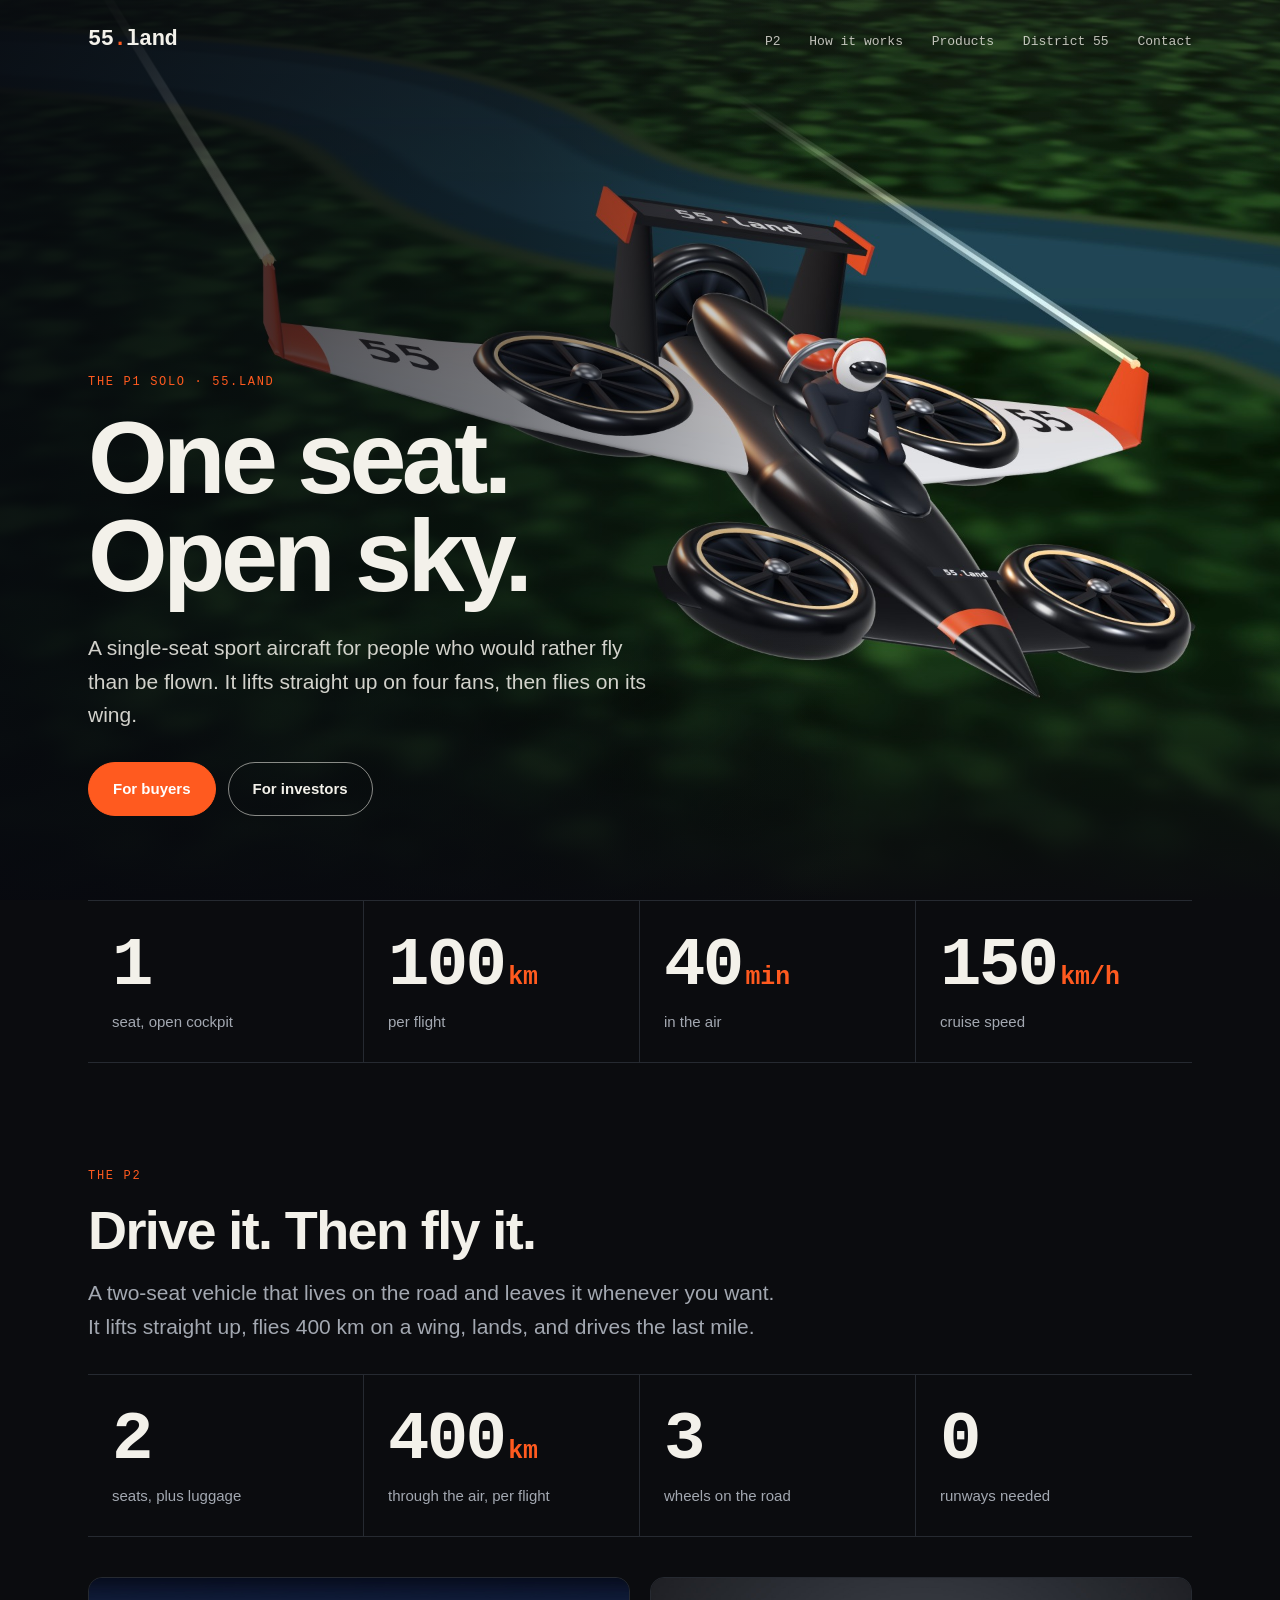
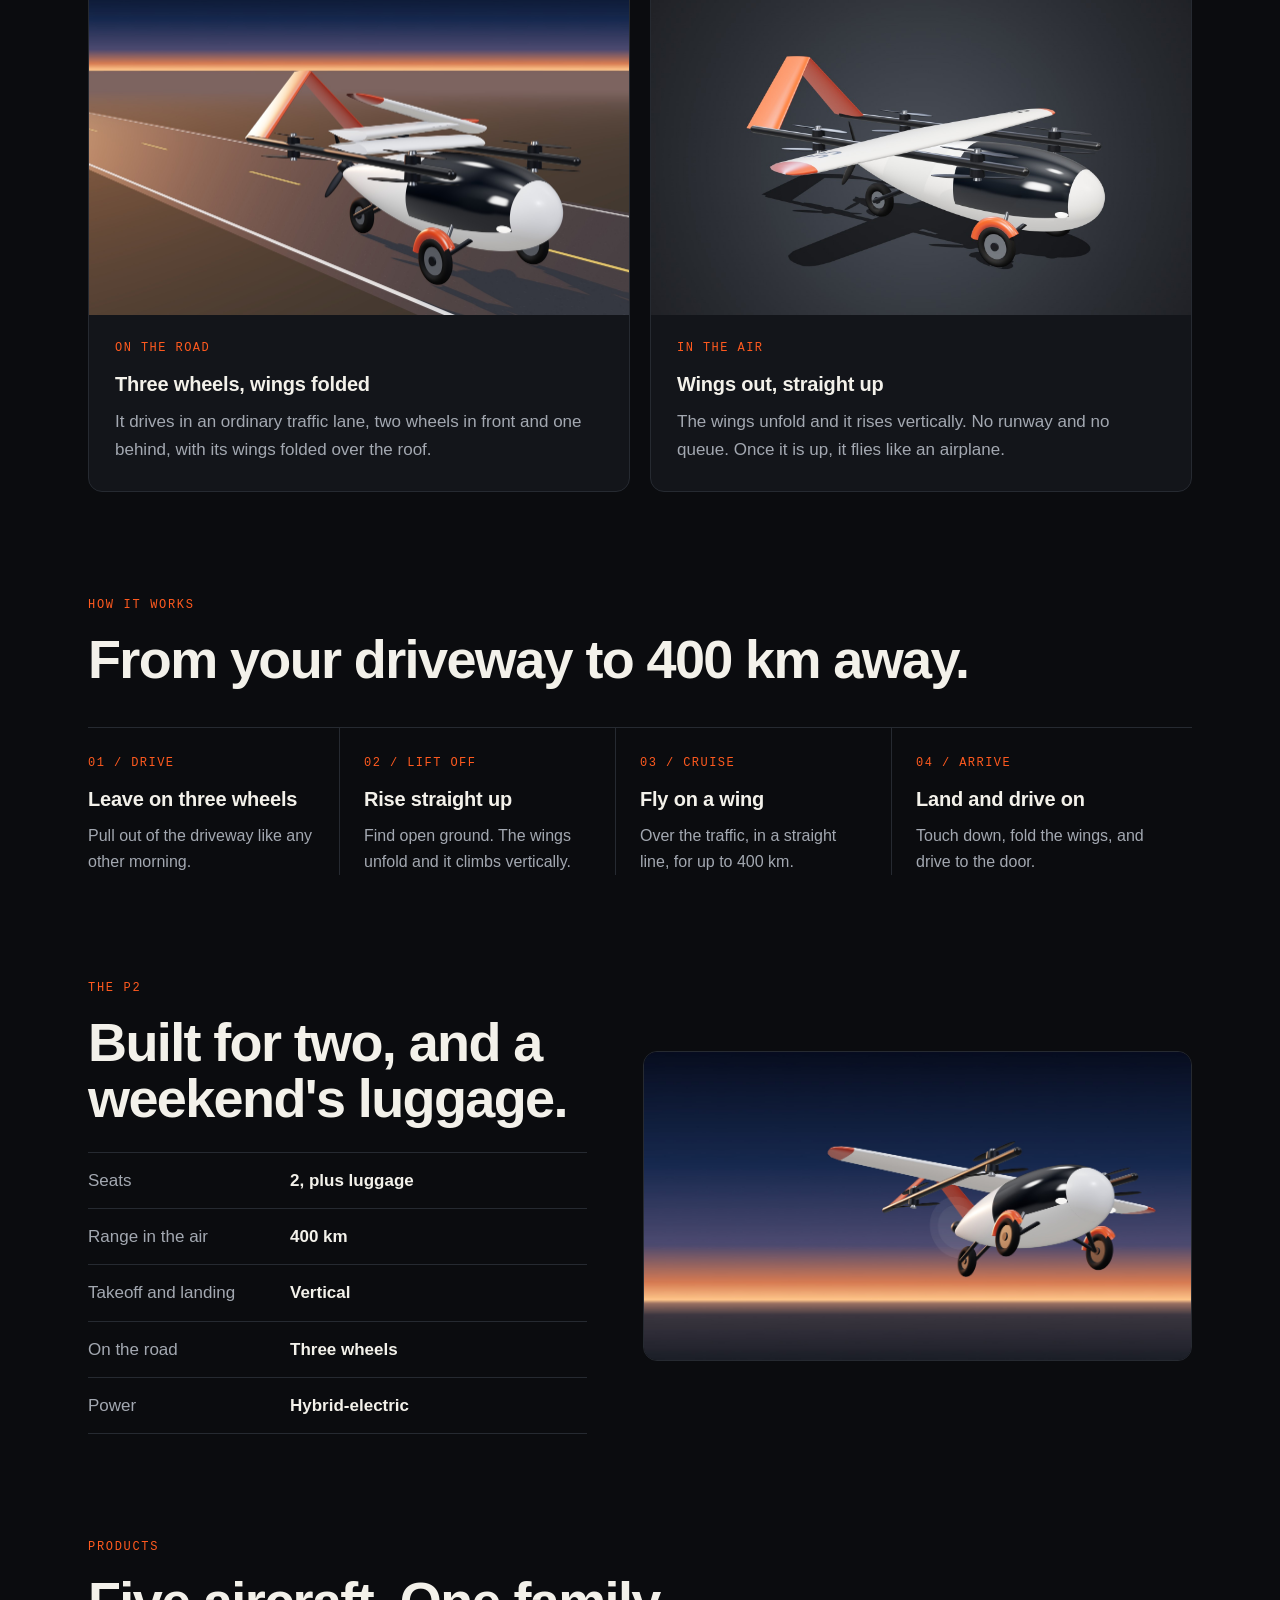
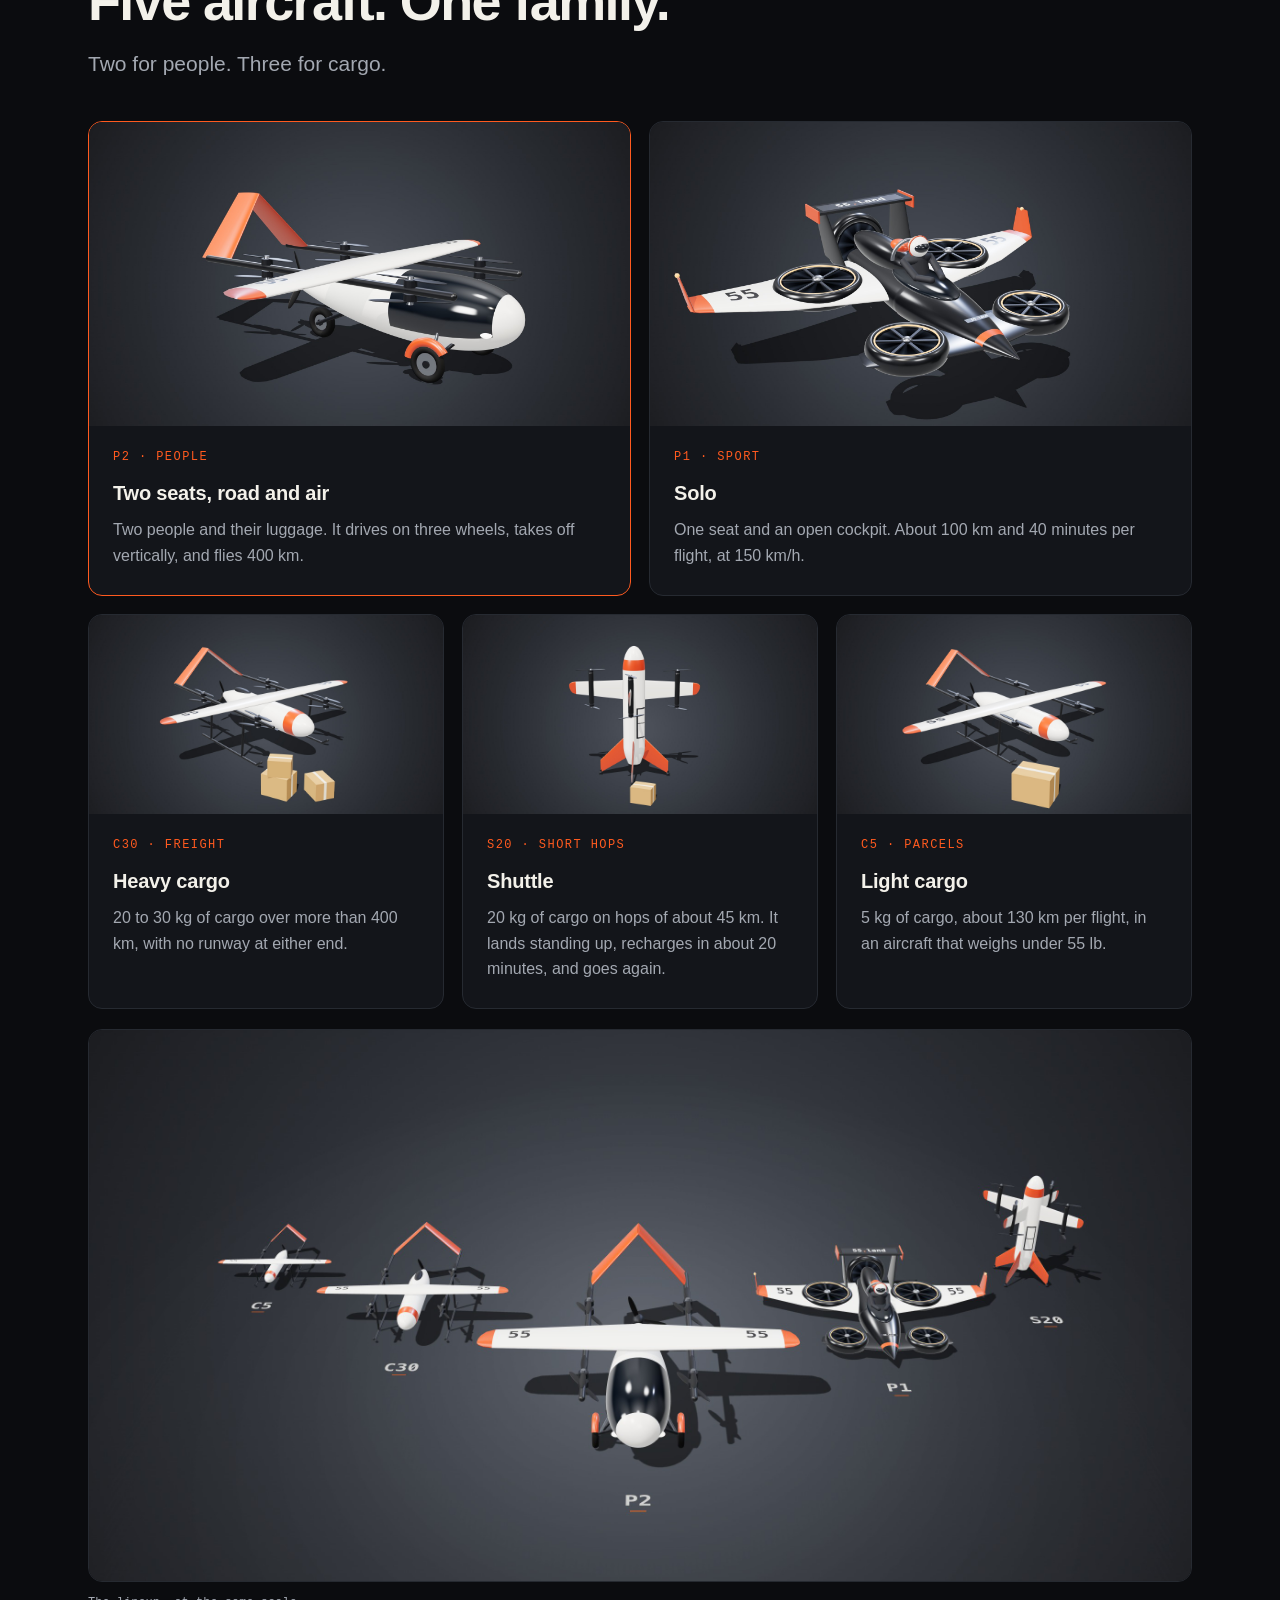
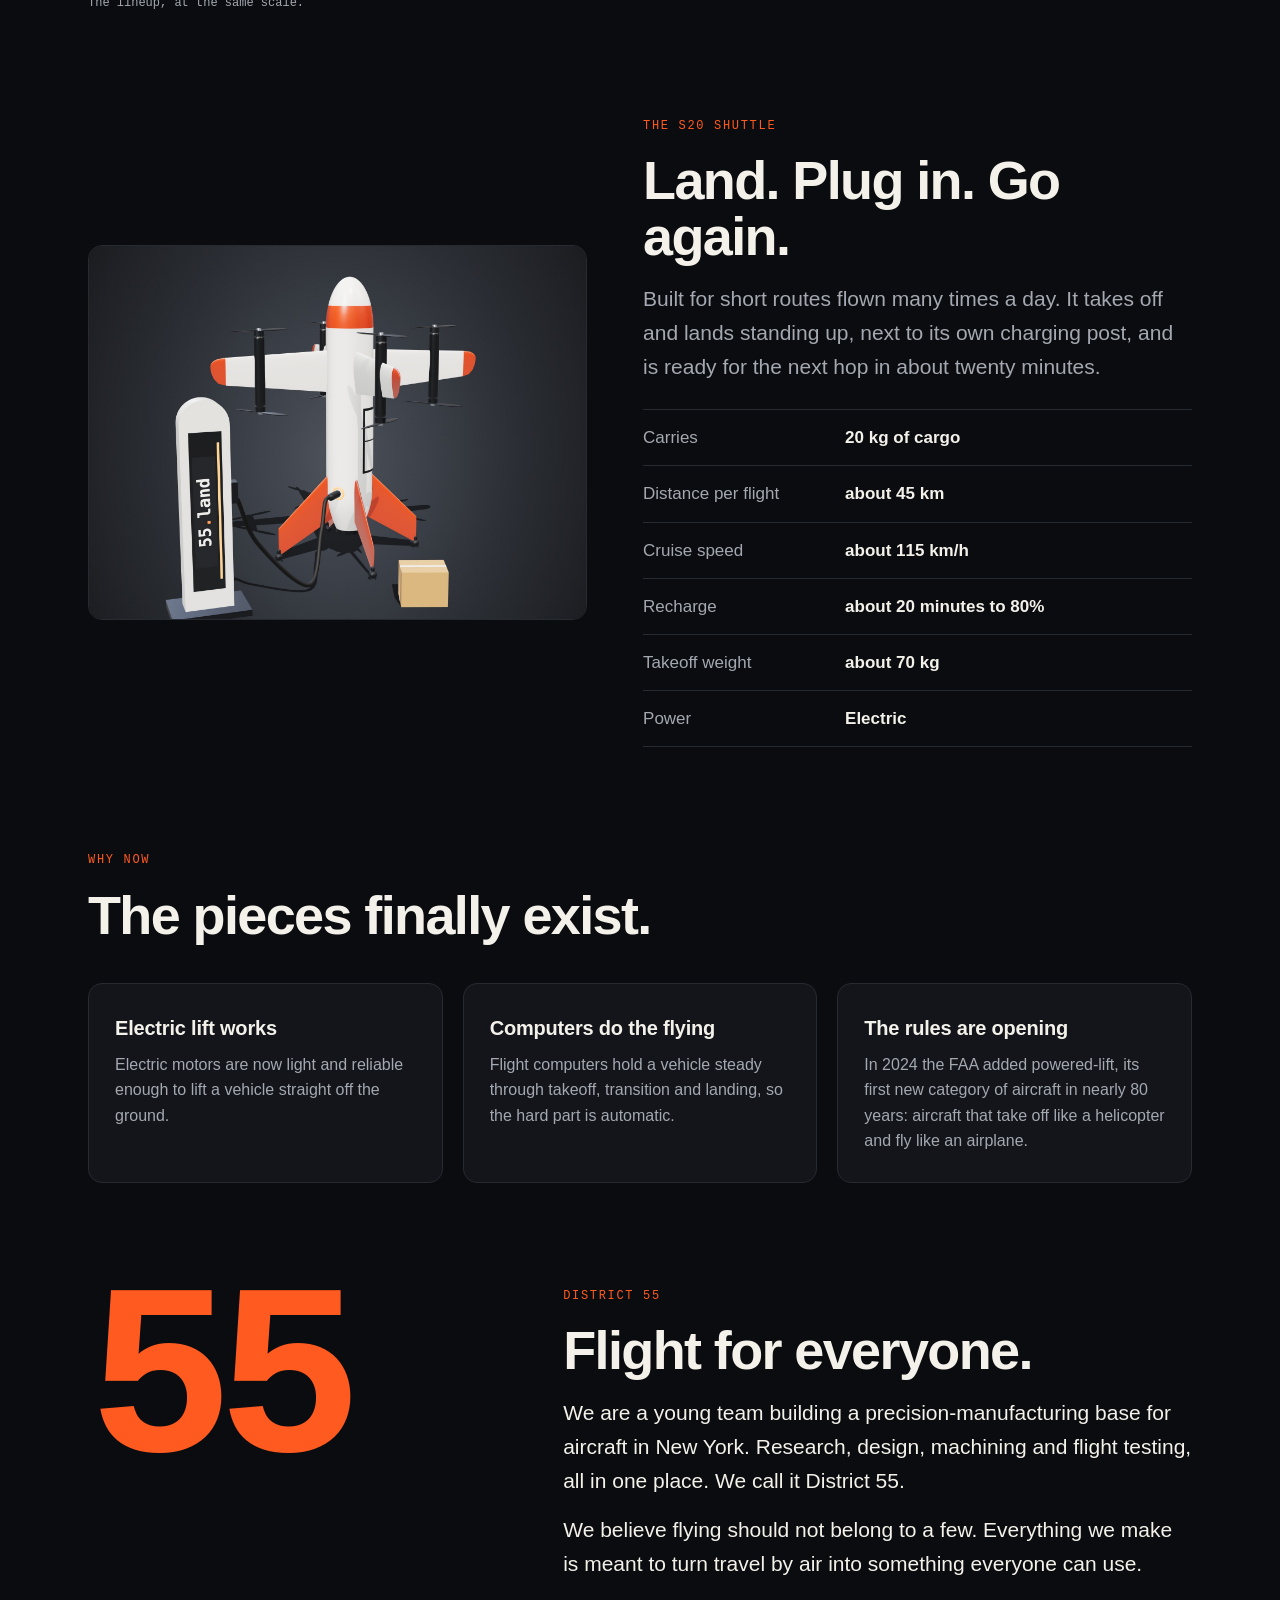
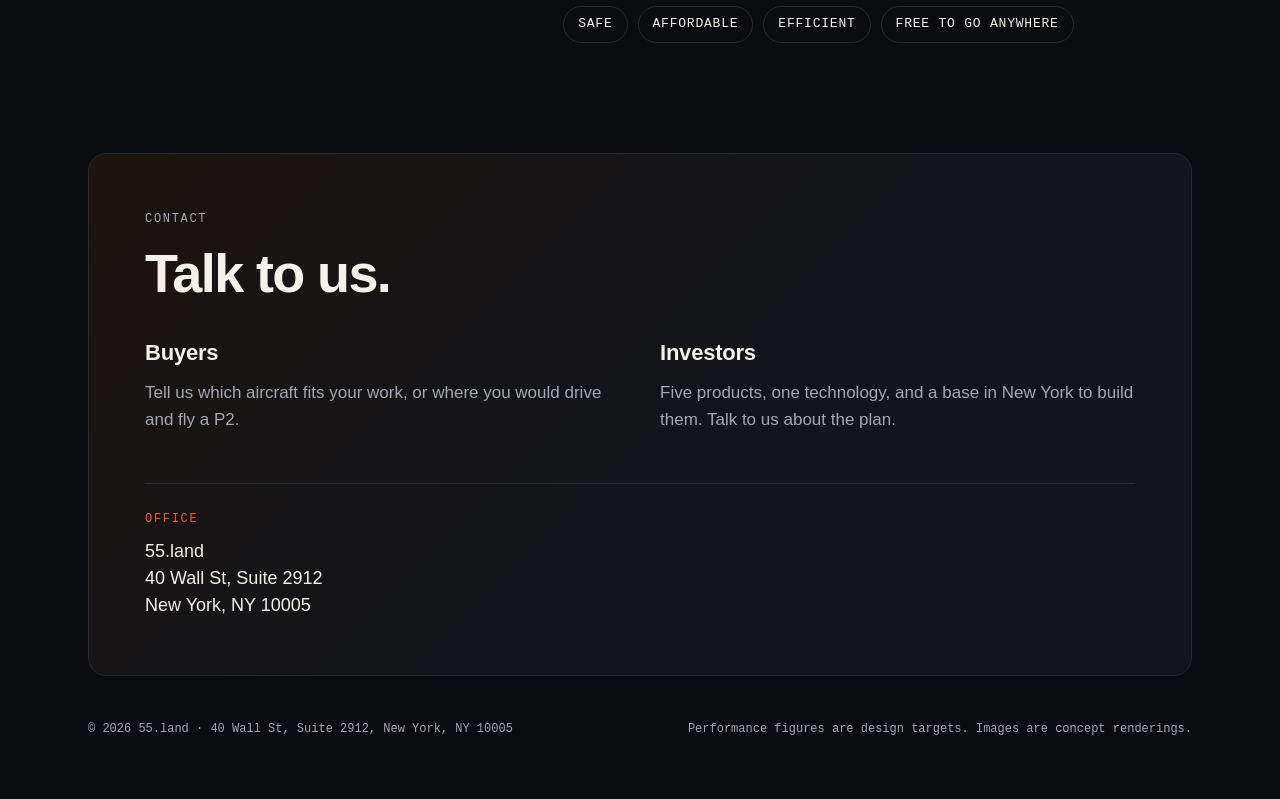
<file: index.html>
<!doctype html>
<html lang="en">
<head>
<meta charset="utf-8">
<meta name="viewport" content="width=device-width, initial-scale=1">
<title>55.land — One seat. Open sky.</title>
<meta name="description" content="55.land builds aircraft for people and cargo in New York. The P1 Solo is a single-seat sport aircraft; the P2 is a two-seat vehicle that drives on the road and takes off straight up.">
<meta property="og:title" content="55.land — One seat. Open sky.">
<meta property="og:description" content="The P1 Solo: a single-seat sport aircraft that lifts straight up and flies on its wing. From 55.land, New York.">
<meta property="og:type" content="website">
<meta property="og:url" content="https://55.land/">
<meta property="og:image" content="https://55.land/img/p1-hero.jpg">
<meta name="theme-color" content="#0b0c0f">
<link rel="icon" href="favicon.svg" type="image/svg+xml">
<link rel="stylesheet" href="style.css">
</head>
<body>

<header class="top">
  <div class="wrap">
    <a class="logo" href="./">55<span>.</span>land</a>
    <nav>
      <a class="hide" href="#vehicle">P2</a>
      <a class="hide" href="#how">How it works</a>
      <a class="hide" href="#products">Products</a>
      <a class="hide" href="#district">District 55</a>
      <a href="#contact">Contact</a>
    </nav>
  </div>
</header>

<div class="hero">
  <img class="shot" src="img/p1-hero.jpg" width="2400" height="1350" alt="The P1 Solo, a single-seat open-cockpit aircraft with four ducted fans, flying over a forest and a river. The rear wing reads 55.land.">
  <div class="wrap">
    <p class="eyebrow">The P1 Solo · 55.land</p>
    <h1>One seat.<br>Open sky.</h1>
    <p class="lede">A single-seat sport aircraft for people who would rather fly than be flown. It lifts straight up on four fans, then flies on its wing.</p>
    <div class="btns">
      <a class="btn primary" href="#contact">For buyers</a>
      <a class="btn" href="#contact">For investors</a>
    </div>
  </div>
</div>

<div class="wrap">

<dl class="stats">
  <div><dt>1</dt><dd>seat, open cockpit</dd></div>
  <div><dt>100<small>km</small></dt><dd>per flight</dd></div>
  <div><dt>40<small>min</small></dt><dd>in the air</dd></div>
  <div><dt>150<small>km/h</small></dt><dd>cruise speed</dd></div>
</dl>

<section id="vehicle">
  <p class="eyebrow">The P2</p>
  <h2>Drive it. Then fly it.</h2>
  <p class="lede">A two-seat vehicle that lives on the road and leaves it whenever you want. It lifts straight up, flies 400 km on a wing, lands, and drives the last mile.</p>
  <dl class="stats">
    <div><dt>2</dt><dd>seats, plus luggage</dd></div>
    <div><dt>400<small>km</small></dt><dd>through the air, per flight</dd></div>
    <div><dt>3</dt><dd>wheels on the road</dd></div>
    <div><dt>0</dt><dd>runways needed</dd></div>
  </dl>
  <div class="modes">
    <div class="mode">
      <img src="img/road.jpg" width="2400" height="1350" loading="lazy" alt="The vehicle on a two-lane road at dusk, wings folded over the roof.">
      <div class="txt">
        <div class="num">On the road</div>
        <h3>Three wheels, wings folded</h3>
        <p>It drives in an ordinary traffic lane, two wheels in front and one behind, with its wings folded over the roof.</p>
      </div>
    </div>
    <div class="mode">
      <img src="img/stage-3.jpg" width="1920" height="1080" loading="lazy" alt="The vehicle with its wings unfolded, ready to take off.">
      <div class="txt">
        <div class="num">In the air</div>
        <h3>Wings out, straight up</h3>
        <p>The wings unfold and it rises vertically. No runway and no queue. Once it is up, it flies like an airplane.</p>
      </div>
    </div>
  </div>
</section>

<section id="how">
  <p class="eyebrow">How it works</p>
  <h2>From your driveway to 400 km away.</h2>
  <div class="steps">
    <div class="step"><div class="num">01 / Drive</div><h3>Leave on three wheels</h3><p>Pull out of the driveway like any other morning.</p></div>
    <div class="step"><div class="num">02 / Lift off</div><h3>Rise straight up</h3><p>Find open ground. The wings unfold and it climbs vertically.</p></div>
    <div class="step"><div class="num">03 / Cruise</div><h3>Fly on a wing</h3><p>Over the traffic, in a straight line, for up to 400 km.</p></div>
    <div class="step"><div class="num">04 / Arrive</div><h3>Land and drive on</h3><p>Touch down, fold the wings, and drive to the door.</p></div>
  </div>
</section>

<section class="perf" id="performance">
  <div>
    <p class="eyebrow">The P2</p>
    <h2>Built for two, and a weekend's luggage.</h2>
    <dl class="spec">
      <div><dt>Seats</dt><dd>2, plus luggage</dd></div>
      <div><dt>Range in the air</dt><dd>400 km</dd></div>
      <div><dt>Takeoff and landing</dt><dd>Vertical</dd></div>
      <div><dt>On the road</dt><dd>Three wheels</dd></div>
      <div><dt>Power</dt><dd>Hybrid-electric</dd></div>
    </dl>
  </div>
  <img src="img/hero-fly.jpg" width="2400" height="1350" loading="lazy" alt="The vehicle in flight.">
</section>

<section id="products">
  <p class="eyebrow">Products</p>
  <h2>Five aircraft. One family.</h2>
  <p class="lede">Two for people. Three for cargo.</p>
  <div class="stages duo">
    <div class="stage goal">
      <img src="img/stage-3.jpg" width="1920" height="1080" loading="lazy" alt="The P2, a two-seat vehicle with three road wheels and a long wing.">
      <div class="txt">
        <div class="num">P2 · People</div>
        <h3>Two seats, road and air</h3>
        <p>Two people and their luggage. It drives on three wheels, takes off vertically, and flies 400 km.</p>
      </div>
    </div>
    <div class="stage">
      <img src="img/p1.jpg" width="1920" height="1080" loading="lazy" alt="The P1 Solo, a single-seat aircraft with four ducted fans and a swept wing.">
      <div class="txt">
        <div class="num">P1 · Sport</div>
        <h3>Solo</h3>
        <p>One seat and an open cockpit. About 100 km and 40 minutes per flight, at 150 km/h.</p>
      </div>
    </div>
  </div>
  <div class="stages trio">
    <div class="stage">
      <img src="img/stage-2.jpg" width="1920" height="1080" loading="lazy" alt="The C30 cargo aircraft beside a stack of parcels.">
      <div class="txt">
        <div class="num">C30 · Freight</div>
        <h3>Heavy cargo</h3>
        <p>20 to 30 kg of cargo over more than 400 km, with no runway at either end.</p>
      </div>
    </div>
    <div class="stage">
      <img src="img/s20.jpg" width="1920" height="1080" loading="lazy" alt="The S20 Shuttle standing on its tail fins, a cylindrical cargo aircraft with four wings in an X, with a parcel beside it.">
      <div class="txt">
        <div class="num">S20 · Short hops</div>
        <h3>Shuttle</h3>
        <p>20 kg of cargo on hops of about 45 km. It lands standing up, recharges in about 20 minutes, and goes again.</p>
      </div>
    </div>
    <div class="stage">
      <img src="img/stage-1.jpg" width="1920" height="1080" loading="lazy" alt="The C5 cargo aircraft beside a parcel.">
      <div class="txt">
        <div class="num">C5 · Parcels</div>
        <h3>Light cargo</h3>
        <p>5 kg of cargo, about 130 km per flight, in an aircraft that weighs under 55 lb.</p>
      </div>
    </div>
  </div>
  <figure class="family">
    <img src="img/lineup.jpg" width="2400" height="1200" loading="lazy" alt="The five aircraft in a line: C5, C30, P2 in the centre, P1 and S20.">
    <figcaption>The lineup, at the same scale.</figcaption>
  </figure>
</section>

<section class="perf" id="shuttle">
  <img src="img/s20-charging.jpg" width="1800" height="1350" loading="lazy" alt="The S20 Shuttle standing on its tail fins, plugged into a 55.land charging post, with a parcel beside it.">
  <div>
    <p class="eyebrow">The S20 Shuttle</p>
    <h2>Land. Plug in. Go again.</h2>
    <p class="lede">Built for short routes flown many times a day. It takes off and lands standing up, next to its own charging post, and is ready for the next hop in about twenty minutes.</p>
    <dl class="spec">
      <div><dt>Carries</dt><dd>20 kg of cargo</dd></div>
      <div><dt>Distance per flight</dt><dd>about 45 km</dd></div>
      <div><dt>Cruise speed</dt><dd>about 115 km/h</dd></div>
      <div><dt>Recharge</dt><dd>about 20 minutes to 80%</dd></div>
      <div><dt>Takeoff weight</dt><dd>about 70 kg</dd></div>
      <div><dt>Power</dt><dd>Electric</dd></div>
    </dl>
  </div>
</section>

<section id="why-now">
  <p class="eyebrow">Why now</p>
  <h2>The pieces finally exist.</h2>
  <div class="cards">
    <div class="card"><h3>Electric lift works</h3><p>Electric motors are now light and reliable enough to lift a vehicle straight off the ground.</p></div>
    <div class="card"><h3>Computers do the flying</h3><p>Flight computers hold a vehicle steady through takeoff, transition and landing, so the hard part is automatic.</p></div>
    <div class="card"><h3>The rules are opening</h3><p>In 2024 the FAA added powered-lift, its first new category of aircraft in nearly 80 years: aircraft that take off like a helicopter and fly like an airplane.</p></div>
  </div>
</section>

<section class="district" id="district">
  <div class="big55">55</div>
  <div>
    <p class="eyebrow">District 55</p>
    <h2>Flight for everyone.</h2>
    <p class="lede">We are a young team building a precision-manufacturing base for aircraft in New York. Research, design, machining and flight testing, all in one place. We call it District 55.</p>
    <p class="lede">We believe flying should not belong to a few. Everything we make is meant to turn travel by air into something everyone can use.</p>
    <ul class="values">
      <li>Safe</li>
      <li>Affordable</li>
      <li>Efficient</li>
      <li>Free to go anywhere</li>
    </ul>
  </div>
</section>

<div class="cta" id="contact">
  <p class="eyebrow">Contact</p>
  <h2>Talk to us.</h2>
  <div class="two">
    <div>
      <h3>Buyers</h3>
      <p>Tell us which aircraft fits your work, or where you would drive and fly a P2.</p>
    </div>
    <div>
      <h3>Investors</h3>
      <p>Five products, one technology, and a base in New York to build them. Talk to us about the plan.</p>
    </div>
  </div>
  <address class="office">
    <span>Office</span>
    55.land<br>
    40 Wall St, Suite 2912<br>
    New York, NY 10005
  </address>
</div>

<footer>
  <span>© 2026 55.land · 40 Wall St, Suite 2912, New York, NY 10005</span>
  <span>Performance figures are design targets. Images are concept renderings.</span>
</footer>

</div>
</body>
</html>
</file>
<file: style.css>
:root {
  --bg: #0b0c0f;
  --card: #13151a;
  --ink: #f3f1ea;
  --muted: #a3a8b1;
  --line: #262a31;
  --accent: #ff5a1f;
  --sans: -apple-system, BlinkMacSystemFont, "Segoe UI", "Helvetica Neue", Arial, sans-serif;
  --mono: ui-monospace, "SF Mono", Menlo, Consolas, monospace;
  color-scheme: dark;
}
* { box-sizing: border-box; }
html { scroll-behavior: smooth; }
body {
  margin: 0;
  background: var(--bg);
  color: var(--ink);
  font-family: var(--sans);
  font-size: 17px;
  line-height: 1.6;
  -webkit-font-smoothing: antialiased;
}
a { color: inherit; }
img { max-width: 100%; height: auto; }
.wrap { max-width: 1160px; margin: 0 auto; padding: 0 28px; }

/* header sits on top of the hero image */
header.top {
  position: absolute; top: 0; left: 0; right: 0; z-index: 3;
}
header.top .wrap { display: flex; align-items: center; justify-content: space-between; padding-top: 22px; padding-bottom: 22px; }
.logo { font-family: var(--mono); font-weight: 700; font-size: 22px; letter-spacing: -0.02em; text-decoration: none; }
.logo span { color: var(--accent); }
nav a { font-family: var(--mono); font-size: 13px; text-decoration: none; color: var(--ink); opacity: 0.78; margin-left: 24px; }
nav a:hover { opacity: 1; color: var(--accent); }

.eyebrow {
  font-family: var(--mono); font-size: 12px; letter-spacing: 0.14em;
  text-transform: uppercase; color: var(--accent); margin: 0 0 16px;
}
h1 {
  font-size: clamp(46px, 8vw, 112px); line-height: 0.96;
  letter-spacing: -0.045em; font-weight: 750; margin: 0 0 26px;
}
h2 {
  font-size: clamp(30px, 4.4vw, 54px); line-height: 1.04;
  letter-spacing: -0.03em; font-weight: 720; margin: 0 0 18px;
}
h3 { font-size: 20px; font-weight: 650; letter-spacing: -0.01em; margin: 0 0 8px; }
p { margin: 0 0 16px; }
.lede { font-size: clamp(18px, 1.7vw, 21px); color: var(--muted); max-width: 33em; }

/* hero */
.hero { position: relative; min-height: min(100vh, 900px); display: flex; align-items: flex-end; overflow: hidden; }
.hero .shot { position: absolute; inset: 0; width: 100%; height: 100%; object-fit: cover; object-position: 72% 50%; }
.hero::after {
  content: ""; position: absolute; inset: 0;
  background:
    linear-gradient(90deg, rgba(7, 9, 15, 0.86) 0%, rgba(7, 9, 15, 0.5) 40%, rgba(7, 9, 15, 0) 68%),
    linear-gradient(180deg, rgba(11, 12, 15, 0.35) 0%, rgba(11, 12, 15, 0) 22%, rgba(11, 12, 15, 0) 70%, var(--bg) 100%);
}
.hero .wrap { position: relative; z-index: 2; width: 100%; padding-top: 140px; padding-bottom: 84px; }
.hero .lede { color: var(--ink); opacity: 0.86; max-width: 27em; }
.btns { display: flex; flex-wrap: wrap; gap: 12px; margin-top: 30px; }
.btn {
  display: inline-block; padding: 14px 24px; border-radius: 999px;
  font-weight: 650; font-size: 15px; text-decoration: none;
  border: 1.5px solid rgba(243, 241, 234, 0.55);
}
.btn.primary { background: var(--accent); border-color: var(--accent); color: #fff; }
.btn:hover { border-color: var(--accent); color: var(--accent); }
.btn.primary:hover { background: #fff; border-color: #fff; color: #0b0c0f; }

/* headline numbers */
.stats { display: grid; grid-template-columns: repeat(4, 1fr); border-top: 1px solid var(--line); border-bottom: 1px solid var(--line); margin: 0; }
.stats div { padding: 30px 24px 28px; border-right: 1px solid var(--line); }
.stats div:last-child { border-right: 0; }
.stats dt { font-family: var(--mono); font-weight: 700; font-size: clamp(40px, 5.4vw, 72px); line-height: 1; letter-spacing: -0.04em; }
.stats dt small { font-size: 0.36em; letter-spacing: 0; color: var(--accent); margin-left: 4px; }
.stats dd { margin: 10px 0 0; color: var(--muted); font-size: 15px; }

section { padding: 104px 0 0; }

/* road and air */
.modes { display: grid; grid-template-columns: 1fr 1fr; gap: 20px; margin-top: 40px; }
.mode { position: relative; border-radius: 14px; overflow: hidden; background: var(--card); border: 1px solid var(--line); }
.mode img { display: block; width: 100%; aspect-ratio: 16 / 10; object-fit: cover; }
.mode .txt { padding: 24px 26px 28px; }
.mode p { color: var(--muted); margin: 0; }
.num { font-family: var(--mono); font-size: 12px; letter-spacing: 0.12em; color: var(--accent); margin-bottom: 10px; text-transform: uppercase; }

/* steps */
.steps { display: grid; grid-template-columns: repeat(4, 1fr); gap: 0; margin-top: 40px; border-top: 1px solid var(--line); }
.step { padding: 26px 24px 0 0; border-right: 1px solid var(--line); margin-right: 24px; }
.step:last-child { border-right: 0; margin-right: 0; }
.step p { color: var(--muted); margin: 0; font-size: 16px; }

/* target performance */
.perf { display: grid; grid-template-columns: 1fr 1.1fr; gap: 56px; align-items: center; }
.perf img { display: block; width: 100%; border-radius: 14px; border: 1px solid var(--line); }
.spec { margin: 26px 0 0; border-top: 1px solid var(--line); }
.spec div { display: grid; grid-template-columns: 190px 1fr; gap: 12px; padding: 14px 0; border-bottom: 1px solid var(--line); }
.spec dt { color: var(--muted); }
.spec dd { margin: 0; font-weight: 650; font-variant-numeric: tabular-nums; }

/* roadmap */
.stages { margin-top: 40px; display: grid; gap: 18px; }
.stages.duo { grid-template-columns: repeat(2, 1fr); }
.stages.trio { grid-template-columns: repeat(3, 1fr); margin-top: 18px; }
figure.wide { margin: 36px 0 0; }
figure.wide img { display: block; width: 100%; border-radius: 14px; border: 1px solid var(--line); }
#vehicle .stats { margin-top: 30px; }
.stage { border-radius: 14px; overflow: hidden; background: var(--card); border: 1px solid var(--line); }
.stage.goal { border-color: var(--accent); }
.stage img { display: block; width: 100%; aspect-ratio: 16 / 9; object-fit: cover; }
.stage .txt { padding: 22px 24px 26px; }
.stage p { color: var(--muted); margin: 0; font-size: 16px; }
.tag {
  display: inline-block; font-family: var(--mono); font-size: 11px; letter-spacing: 0.08em;
  text-transform: uppercase; padding: 2px 9px; border-radius: 999px;
  border: 1px solid var(--line); color: var(--muted); margin-left: 8px; vertical-align: 1px;
}
.tag.now { border-color: var(--accent); color: var(--accent); }
figure { margin: 0; }
figure.family { margin-top: 20px; }
figure.family img { display: block; width: 100%; border-radius: 14px; border: 1px solid var(--line); }
figcaption { font-family: var(--mono); font-size: 12px; color: var(--muted); margin-top: 12px; }

/* why now */
.cards { display: grid; grid-template-columns: repeat(3, 1fr); gap: 20px; margin-top: 40px; }
.card { background: var(--card); border: 1px solid var(--line); border-radius: 14px; padding: 28px 26px; }
.card p { color: var(--muted); margin: 0; font-size: 16px; }

/* district 55 */
.district { display: grid; grid-template-columns: 0.8fr 1.2fr; gap: 56px; align-items: start; }
.big55 { font-family: var(--mono); font-weight: 700; font-size: clamp(110px, 19vw, 260px); line-height: 0.82; letter-spacing: -0.07em; color: var(--accent); }
.district .lede { color: var(--ink); max-width: 30em; }
.values { display: flex; flex-wrap: wrap; gap: 10px; margin: 26px 0 0; padding: 0; list-style: none; }
.values li { font-family: var(--mono); font-size: 13px; letter-spacing: 0.06em; text-transform: uppercase; border: 1px solid var(--line); border-radius: 999px; padding: 7px 14px; }

/* contact */
.cta { margin-top: 110px; border-radius: 18px; border: 1px solid var(--line); background: linear-gradient(135deg, #1b1410 0%, #13151a 55%); padding: 56px; }
.cta .two { display: grid; grid-template-columns: 1fr 1fr; gap: 40px; margin-top: 34px; }
.cta h3 { font-size: 22px; }
.cta p { color: var(--muted); max-width: 30em; }
.office { font-style: normal; margin: 34px 0 0; padding-top: 26px; border-top: 1px solid var(--line); font-size: 18px; line-height: 1.5; }
.office span { display: block; font-family: var(--mono); font-size: 12px; letter-spacing: 0.14em; text-transform: uppercase; color: var(--accent); margin-bottom: 10px; }

footer { padding: 44px 0 60px; font-family: var(--mono); font-size: 12px; color: var(--muted); display: flex; justify-content: space-between; flex-wrap: wrap; gap: 10px; }

@media (max-width: 900px) {
  .cards, .stages.trio { grid-template-columns: 1fr; }
  .perf, .district { grid-template-columns: 1fr; gap: 32px; }
  .steps { grid-template-columns: 1fr 1fr; }
  .step { border-right: 0; margin-right: 0; padding: 24px 20px 8px 0; }
}
@media (max-width: 700px) {
  .wrap { padding: 0 20px; }
  nav a { margin-left: 16px; }
  nav a.hide { display: none; }
  .hero { min-height: 88vh; }
  .hero .shot { bottom: auto; height: 52%; object-position: 90% 50%; }
  .hero::after {
    background:
      linear-gradient(180deg, rgba(11, 12, 15, 0.45) 0%, rgba(11, 12, 15, 0) 14%, rgba(11, 12, 15, 0) 36%, var(--bg) 52%);
  }
  .hero .wrap { padding-bottom: 48px; }
  .stats { grid-template-columns: 1fr 1fr; }
  .stats div { padding: 22px 16px; }
  .stats div:nth-child(2) { border-right: 0; }
  .stats div:nth-child(-n+2) { border-bottom: 1px solid var(--line); }
  section { padding-top: 76px; }
  .modes, .stages.duo { grid-template-columns: 1fr; }
  .steps { grid-template-columns: 1fr; }
  .spec div { grid-template-columns: 140px 1fr; }
  .cta { padding: 34px 24px; margin-top: 80px; }
  .cta .two { grid-template-columns: 1fr; gap: 24px; }
}
</file>
